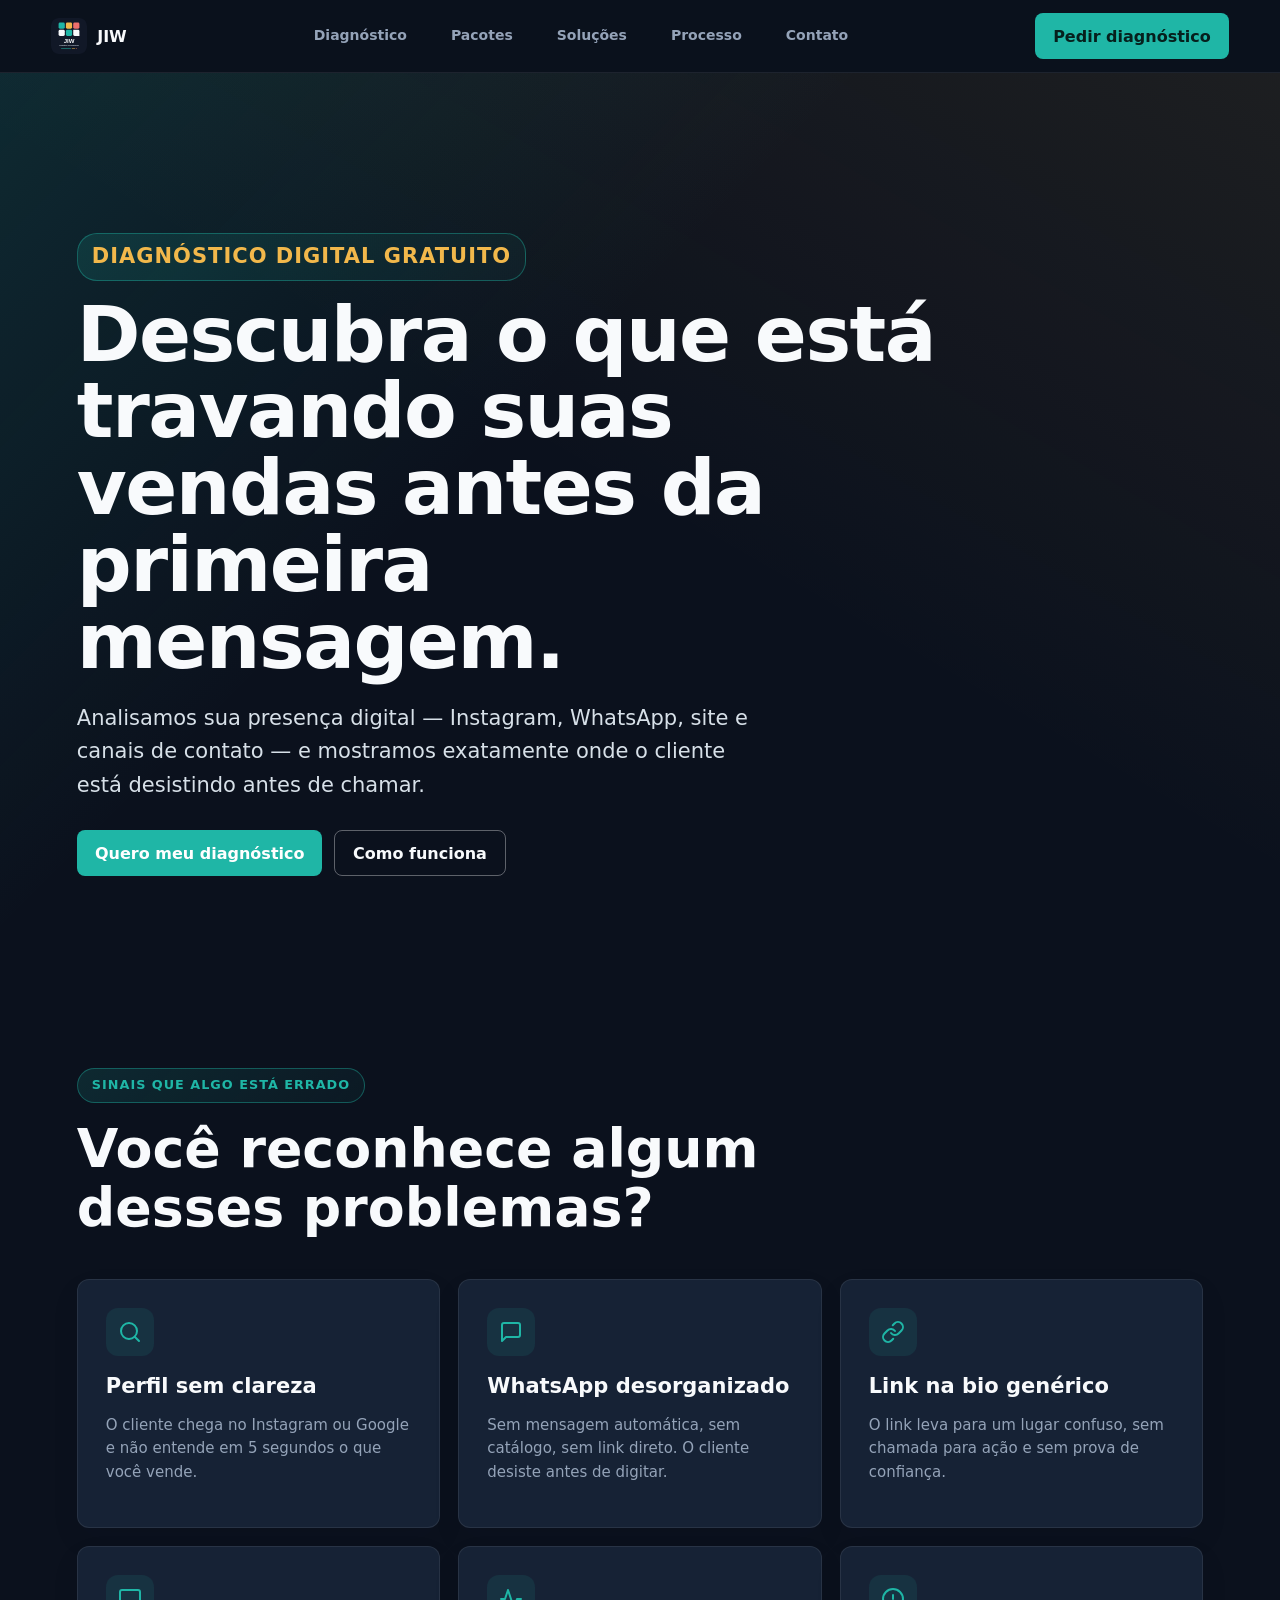
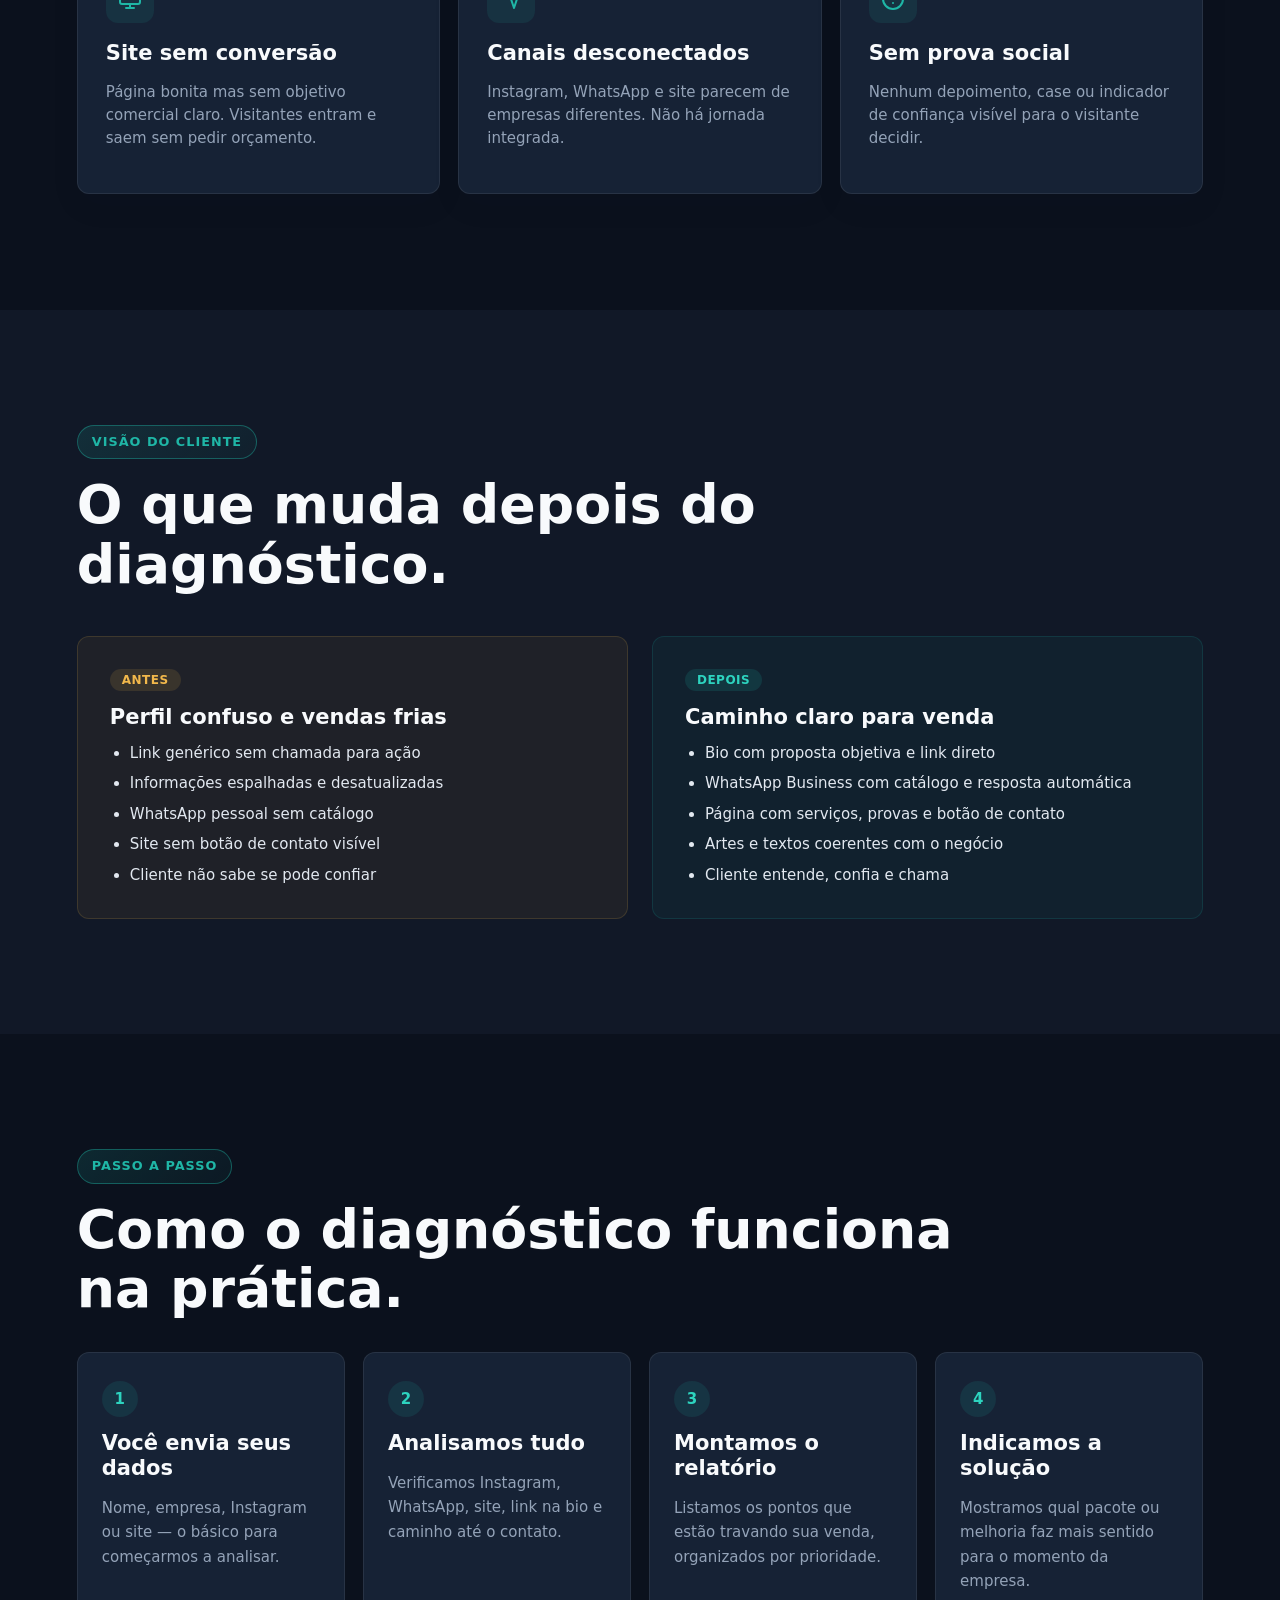
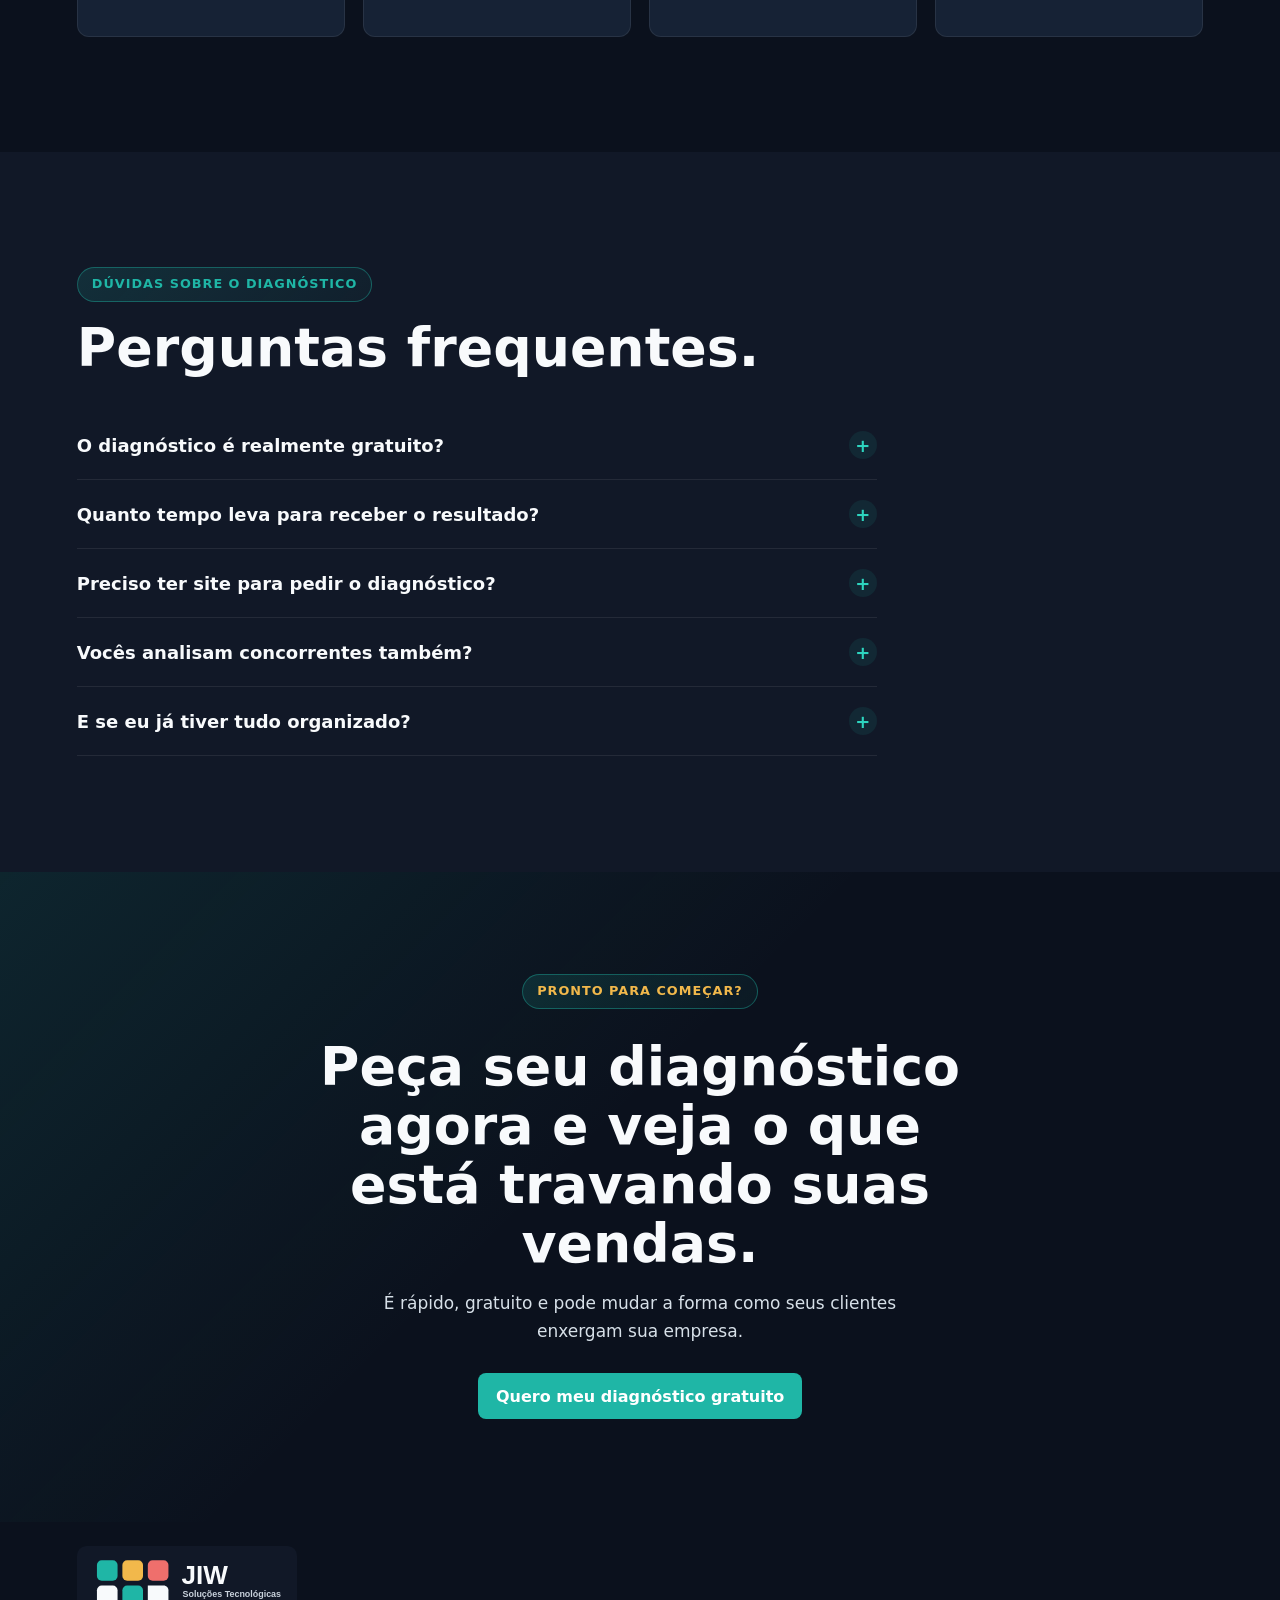
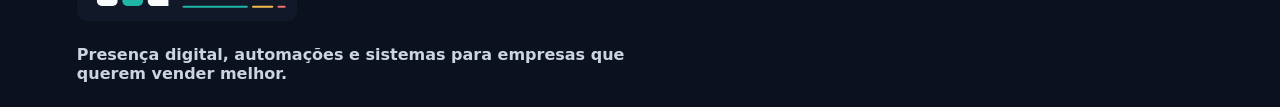
<file: diagnostico/index.html>
<!doctype html>
<html lang="pt-BR">
  <head>
    <meta charset="utf-8" />
    <meta name="viewport" content="width=device-width, initial-scale=1" />
    <title>Diagnóstico Digital | JIW Soluções Tecnológicas</title>
    <meta
      name="description"
      content="Descubra o que está travando suas vendas online. A JIW analisa sua presença digital e mostra os pontos de melhoria para sua empresa vender melhor."
    />
    <link rel="icon" type="image/svg+xml" href="../assets/jiw-mark.svg" />
    <link rel="shortcut icon" href="../assets/jiw-mark.svg" />
    <link rel="apple-touch-icon" href="../assets/jiw-mark.svg" />
    <link rel="stylesheet" href="../styles.css" />
    <style>
      /* ── Diagnóstico page specific styles ── */

      .diag-hero {
        position: relative;
        overflow: hidden;
        padding: clamp(100px, 14vw, 160px) clamp(18px, 6vw, 92px) clamp(48px, 6vw, 80px);
        color: var(--ink);
        background:
          linear-gradient(135deg, rgba(31, 182, 166, 0.15), transparent 40%),
          linear-gradient(30deg, transparent 50%, rgba(242, 184, 75, 0.08)),
          var(--paper);
      }

      .diag-hero .eyebrow { color: var(--amber); }

      .diag-hero h1 {
        max-width: 860px;
        margin: 0;
        font-size: clamp(36px, 6vw, 78px);
        line-height: 1;
        letter-spacing: -0.02em;
      }

      .diag-hero p {
        max-width: 680px;
        color: #d7e0e8;
        font-size: clamp(17px, 2vw, 21px);
        line-height: 1.6;
      }

      .diag-hero-actions {
        display: flex;
        flex-wrap: wrap;
        gap: 12px;
        margin-top: 28px;
      }

      /* ── Grid de problemas ── */
      .problems {
        display: grid;
        grid-template-columns: repeat(3, minmax(0, 1fr));
        gap: 18px;
        margin-top: 42px;
      }

      .problem-card {
        padding: 28px;
        border: 1px solid var(--line);
        border-radius: 12px;
        background: var(--white);
        box-shadow: 0 12px 32px rgba(15, 23, 42, 0.05);
        transition: transform 0.22s ease, box-shadow 0.22s ease;
      }

      .problem-card:hover {
        transform: translateY(-4px);
        box-shadow: 0 18px 44px rgba(15, 23, 42, 0.1);
      }

      .problem-icon {
        display: inline-flex;
        align-items: center;
        justify-content: center;
        width: 48px;
        height: 48px;
        margin-bottom: 18px;
        border-radius: 12px;
        color: var(--teal);
        background: rgba(31, 182, 166, 0.1);
      }

      .problem-card h3 {
        margin-bottom: 10px;
      }

      .problem-card p {
        font-size: 15px;
        line-height: 1.55;
        color: var(--muted);
      }

      /* ── Comparação antes/depois ── */
      .diag-compare {
        display: grid;
        grid-template-columns: 1fr 1fr;
        gap: 24px;
        margin-top: 42px;
      }

      .compare-panel {
        padding: 32px;
        border-radius: 12px;
        border: 1px solid var(--line);
      }

      .compare-panel.before {
        background: rgba(242, 184, 75, 0.06);
        border-color: rgba(242, 184, 75, 0.15);
      }

      .compare-panel.after {
        background: rgba(31, 182, 166, 0.06);
        border-color: rgba(31, 182, 166, 0.15);
      }

      .compare-panel .badge {
        display: inline-block;
        margin-bottom: 14px;
        padding: 4px 12px;
        border-radius: 20px;
        font-size: 12px;
        font-weight: 900;
        text-transform: uppercase;
        letter-spacing: 0.04em;
      }

      .compare-panel.before .badge {
        color: var(--amber);
        background: rgba(242, 184, 75, 0.12);
      }

      .compare-panel.after .badge {
        color: var(--teal-dark);
        background: rgba(31, 182, 166, 0.15);
      }

      .compare-panel h3 { margin-bottom: 12px; }

      .compare-panel ul {
        margin: 0;
        padding-left: 20px;
        display: grid;
        gap: 8px;
      }

      .compare-panel li {
        font-size: 15px;
        line-height: 1.5;
        color: var(--ink-soft);
      }

      /* ── Etapas do diagnóstico ── */
      .diag-steps-grid {
        display: grid;
        grid-template-columns: repeat(4, minmax(0, 1fr));
        gap: 18px;
        counter-reset: dstep;
      }

      .diag-step {
        position: relative;
        padding: 28px 24px;
        border: 1px solid var(--line);
        border-radius: 12px;
        background: var(--white);
        counter-increment: dstep;
        transition: transform 0.22s ease;
      }

      .diag-step:hover {
        transform: translateY(-3px);
      }

      .diag-step::before {
        content: counter(dstep);
        display: inline-flex;
        align-items: center;
        justify-content: center;
        width: 36px;
        height: 36px;
        margin-bottom: 14px;
        border-radius: 50%;
        color: var(--teal-dark);
        background: rgba(31, 182, 166, 0.12);
        font-size: 15px;
        font-weight: 900;
      }

      .diag-step h3 { margin-bottom: 10px; }

      .diag-step p {
        font-size: 15px;
        color: var(--muted);
      }

      /* ── FAQ diagnóstico ── */
      .diag-faq details {
        max-width: 800px;
        padding: 20px 0;
        border-bottom: 1px solid var(--line);
      }

      .diag-faq summary {
        color: var(--ink);
        font-size: 18px;
        font-weight: 850;
        cursor: pointer;
        list-style: none;
        display: flex;
        align-items: center;
        justify-content: space-between;
        gap: 12px;
      }

      .diag-faq summary::-webkit-details-marker { display: none; }

      .diag-faq summary::after {
        content: "+";
        flex-shrink: 0;
        width: 28px;
        height: 28px;
        display: flex;
        align-items: center;
        justify-content: center;
        border-radius: 50%;
        background: rgba(31, 182, 166, 0.1);
        color: var(--teal-dark);
        font-size: 18px;
        font-weight: 900;
        transition: transform 0.2s;
      }

      details[open] summary::after {
        content: "−";
        transform: rotate(180deg);
      }

      .diag-faq details p {
        margin-top: 10px;
        font-size: 16px;
      }

      /* ── CTA final ── */
      .diag-cta {
        display: flex;
        flex-direction: column;
        align-items: center;
        text-align: center;
        padding: clamp(64px, 8vw, 110px) clamp(18px, 6vw, 92px);
        color: var(--ink);
        background:
          linear-gradient(135deg, rgba(31, 182, 166, 0.12), transparent 45%),
          var(--paper);
      }

      .diag-cta h2 {
        color: var(--ink);
        max-width: 680px;
      }

      .diag-cta p {
        color: #d7e0e8;
        max-width: 540px;
        margin-bottom: 28px;
      }

      /* ── Responsivo ── */
      @media (max-width: 1020px) {
        .problems {
          grid-template-columns: repeat(2, minmax(0, 1fr));
        }
        .diag-steps-grid {
          grid-template-columns: repeat(2, minmax(0, 1fr));
        }
      }

      @media (max-width: 700px) {
        .problems,
        .diag-compare,
        .diag-steps-grid {
          grid-template-columns: 1fr;
        }
        .diag-hero-actions {
          flex-direction: column;
          align-items: stretch;
        }
        .diag-hero-actions .button {
          width: 100%;
        }
      }
    </style>
  </head>
  <body>
    <header class="topbar">
      <a class="brand" href="../" aria-label="Ir para o início">
        <img src="../assets/jiw-mark.svg" alt="" />
        <span>JIW</span>
      </a>
      <nav class="nav" aria-label="Navegação principal">
        <a href="../#diagnostico">Diagnóstico</a>
        <a href="../#pacotes">Pacotes</a>
        <a href="../#solucoes">Soluções</a>
        <a href="../#processo">Processo</a>
        <a href="../#contato">Contato</a>
      </nav>
      <a class="nav-cta" href="../#contato">Pedir diagnóstico</a>
    </header>

    <main>
      <!-- ── Hero ── -->
      <section class="diag-hero">
        <p class="eyebrow">Diagnóstico digital gratuito</p>
        <h1>Descubra o que está travando suas vendas antes da primeira mensagem.</h1>
        <p>
          Analisamos sua presença digital — Instagram, WhatsApp, site e canais de contato —
          e mostramos exatamente onde o cliente está desistindo antes de chamar.
        </p>
        <div class="diag-hero-actions">
          <a class="button primary" href="../#contato">Quero meu diagnóstico</a>
          <a class="button secondary" href="#como-funciona">Como funciona</a>
        </div>
      </section>

      <!-- ── Problemas comuns ── -->
      <section class="section" id="problemas">
        <div class="section-head">
          <p class="eyebrow">Sinais que algo está errado</p>
          <h2>Você reconhece algum desses problemas?</h2>
        </div>

        <div class="problems">
          <article class="problem-card">
            <div class="problem-icon">
              <svg width="24" height="24" viewBox="0 0 24 24" fill="none" stroke="currentColor" stroke-width="2" stroke-linecap="round" stroke-linejoin="round"><circle cx="11" cy="11" r="8"/><path d="m21 21-4.3-4.3"/></svg>
            </div>
            <h3>Perfil sem clareza</h3>
            <p>O cliente chega no Instagram ou Google e não entende em 5 segundos o que você vende.</p>
          </article>

          <article class="problem-card">
            <div class="problem-icon">
              <svg width="24" height="24" viewBox="0 0 24 24" fill="none" stroke="currentColor" stroke-width="2" stroke-linecap="round" stroke-linejoin="round"><path d="M21 15a2 2 0 0 1-2 2H7l-4 4V5a2 2 0 0 1 2-2h14a2 2 0 0 1 2 2z"/></svg>
            </div>
            <h3>WhatsApp desorganizado</h3>
            <p>Sem mensagem automática, sem catálogo, sem link direto. O cliente desiste antes de digitar.</p>
          </article>

          <article class="problem-card">
            <div class="problem-icon">
              <svg width="24" height="24" viewBox="0 0 24 24" fill="none" stroke="currentColor" stroke-width="2" stroke-linecap="round" stroke-linejoin="round"><path d="M10 13a5 5 0 0 0 7.54.54l3-3a5 5 0 0 0-7.07-7.07l-1.72 1.71"/><path d="M14 11a5 5 0 0 0-7.54-.54l-3 3a5 5 0 0 0 7.07 7.07l1.71-1.71"/></svg>
            </div>
            <h3>Link na bio genérico</h3>
            <p>O link leva para um lugar confuso, sem chamada para ação e sem prova de confiança.</p>
          </article>

          <article class="problem-card">
            <div class="problem-icon">
              <svg width="24" height="24" viewBox="0 0 24 24" fill="none" stroke="currentColor" stroke-width="2" stroke-linecap="round" stroke-linejoin="round"><rect x="2" y="3" width="20" height="14" rx="2" ry="2"/><line x1="8" y1="21" x2="16" y2="21"/><line x1="12" y1="17" x2="12" y2="21"/></svg>
            </div>
            <h3>Site sem conversão</h3>
            <p>Página bonita mas sem objetivo comercial claro. Visitantes entram e saem sem pedir orçamento.</p>
          </article>

          <article class="problem-card">
            <div class="problem-icon">
              <svg width="24" height="24" viewBox="0 0 24 24" fill="none" stroke="currentColor" stroke-width="2" stroke-linecap="round" stroke-linejoin="round"><polyline points="22 12 18 12 15 21 9 3 6 12 2 12"/></svg>
            </div>
            <h3>Canais desconectados</h3>
            <p>Instagram, WhatsApp e site parecem de empresas diferentes. Não há jornada integrada.</p>
          </article>

          <article class="problem-card">
            <div class="problem-icon">
              <svg width="24" height="24" viewBox="0 0 24 24" fill="none" stroke="currentColor" stroke-width="2" stroke-linecap="round" stroke-linejoin="round"><circle cx="12" cy="12" r="10"/><line x1="12" y1="8" x2="12" y2="12"/><line x1="12" y1="16" x2="12.01" y2="16"/></svg>
            </div>
            <h3>Sem prova social</h3>
            <p>Nenhum depoimento, case ou indicador de confiança visível para o visitante decidir.</p>
          </article>
        </div>
      </section>

      <!-- ── Antes e Depois ── -->
      <section class="section muted">
        <div class="section-head">
          <p class="eyebrow">Visão do cliente</p>
          <h2>O que muda depois do diagnóstico.</h2>
        </div>

        <div class="diag-compare">
          <div class="compare-panel before">
            <span class="badge">Antes</span>
            <h3>Perfil confuso e vendas frias</h3>
            <ul>
              <li>Link genérico sem chamada para ação</li>
              <li>Informações espalhadas e desatualizadas</li>
              <li>WhatsApp pessoal sem catálogo</li>
              <li>Site sem botão de contato visível</li>
              <li>Cliente não sabe se pode confiar</li>
            </ul>
          </div>
          <div class="compare-panel after">
            <span class="badge">Depois</span>
            <h3>Caminho claro para venda</h3>
            <ul>
              <li>Bio com proposta objetiva e link direto</li>
              <li>WhatsApp Business com catálogo e resposta automática</li>
              <li>Página com serviços, provas e botão de contato</li>
              <li>Artes e textos coerentes com o negócio</li>
              <li>Cliente entende, confia e chama</li>
            </ul>
          </div>
        </div>
      </section>

      <!-- ── Como funciona ── -->
      <section class="section" id="como-funciona">
        <div class="section-head">
          <p class="eyebrow">Passo a passo</p>
          <h2>Como o diagnóstico funciona na prática.</h2>
        </div>

        <div class="diag-steps-grid">
          <article class="diag-step">
            <h3>Você envia seus dados</h3>
            <p>Nome, empresa, Instagram ou site — o básico para começarmos a analisar.</p>
          </article>

          <article class="diag-step">
            <h3>Analisamos tudo</h3>
            <p>Verificamos Instagram, WhatsApp, site, link na bio e caminho até o contato.</p>
          </article>

          <article class="diag-step">
            <h3>Montamos o relatório</h3>
            <p>Listamos os pontos que estão travando sua venda, organizados por prioridade.</p>
          </article>

          <article class="diag-step">
            <h3>Indicamos a solução</h3>
            <p>Mostramos qual pacote ou melhoria faz mais sentido para o momento da empresa.</p>
          </article>
        </div>
      </section>

      <!-- ── FAQ ── -->
      <section class="section muted diag-faq">
        <div class="section-head">
          <p class="eyebrow">Dúvidas sobre o diagnóstico</p>
          <h2>Perguntas frequentes.</h2>
        </div>

        <details>
          <summary>O diagnóstico é realmente gratuito?</summary>
          <p>Sim. Analisamos sua presença digital sem custo. Você só investe se quiser que executemos as melhorias.</p>
        </details>
        <details>
          <summary>Quanto tempo leva para receber o resultado?</summary>
          <p>Normalmente entre 24 e 48 horas após o envio dos dados pelo formulário.</p>
        </details>
        <details>
          <summary>Preciso ter site para pedir o diagnóstico?</summary>
          <p>Não. Analisamos o que você já tem — pode ser só Instagram e WhatsApp.</p>
        </details>
        <details>
          <summary>Vocês analisam concorrentes também?</summary>
          <p>Fazemos uma comparação rápida com o mercado local para identificar diferenciais e oportunidades.</p>
        </details>
        <details>
          <summary>E se eu já tiver tudo organizado?</summary>
          <p>Ótimo. Nesse caso, o diagnóstico vai indicar melhorias avançadas como automações, sistemas e escala.</p>
        </details>
      </section>

      <!-- ── CTA final ── -->
      <section class="diag-cta">
        <p class="eyebrow" style="color: var(--amber);">Pronto para começar?</p>
        <h2>Peça seu diagnóstico agora e veja o que está travando suas vendas.</h2>
        <p>É rápido, gratuito e pode mudar a forma como seus clientes enxergam sua empresa.</p>
        <a class="button primary" href="../#contato">Quero meu diagnóstico gratuito</a>
      </section>
    </main>

    <footer class="footer">
      <img src="../assets/jiw-logo.svg" alt="JIW Soluções Tecnológicas" />
      <span>Presença digital, automações e sistemas para empresas que querem vender melhor.</span>
    </footer>
  </body>
</html>
</file>
<file: styles.css>
:root {
  --ink: #f8fafc;
  --ink-soft: #e2e8f0;
  --muted: #94a3b8;
  --slate: #94a3b8;
  --text: #cbd5e1;
  --paper: #0b111d;
  --line: rgba(255, 255, 255, 0.08);
  --white: #162235;
  --teal: #1fb6a6;
  --teal-dark: #2dd4bf;
  --teal-light: #7ce9dd;
  --amber: #f2b84b;
  --coral: #ef6f6c;
  --divider-line: rgba(31, 182, 166, 0.58);
  --divider-glow: rgba(31, 182, 166, 0.16);
  --shadow: 0 24px 70px rgba(0, 0, 0, 0.45);
}

* {
  box-sizing: border-box;
}

html {
  scroll-behavior: smooth;
}

body {
  margin: 0;
  color: var(--ink);
  background: var(--paper);
  font-family:
    Inter, ui-sans-serif, system-ui, -apple-system, BlinkMacSystemFont, "Segoe UI",
    sans-serif;
  letter-spacing: 0;
}

a {
  color: inherit;
  text-decoration: none;
}

img {
  display: block;
  max-width: 100%;
}

.topbar {
  position: sticky;
  top: 0;
  z-index: 20;
  display: flex;
  align-items: center;
  justify-content: space-between;
  gap: 22px;
  padding: 13px clamp(18px, 4vw, 58px);
  background: rgba(11, 17, 29, 0.94);
  border-bottom: 1px solid var(--line);
  backdrop-filter: blur(18px);
}

.brand {
  display: inline-flex;
  align-items: center;
  gap: 10px;
  font-weight: 900;
}

.brand img {
  width: 36px;
  height: 36px;
  border-radius: 8px;
}

.nav {
  display: flex;
  align-items: center;
  gap: 20px;
  color: var(--muted);
  font-size: 14px;
  font-weight: 760;
}

.nav a {
  padding: 9px 12px 10px;
  line-height: 1.25;
  border-radius: 999px;
  color: var(--muted);
  transition:
    color 220ms ease,
    background-color 220ms ease,
    box-shadow 220ms ease,
    transform 220ms ease;
  animation: nav-link-tone 6.5s ease-in-out infinite alternate;
}

.nav a.active {
  color: var(--ink);
  background: rgba(15, 45, 55, 0.32);
  box-shadow: inset 0 0 0 1px rgba(31, 182, 166, 0.14);
  animation: none;
}

.nav a:hover {
  color: var(--ink);
  background: rgba(15, 45, 55, 0.22);
  box-shadow: inset 0 0 0 1px rgba(31, 182, 166, 0.22);
  transform: translateY(-1px);
  animation: none;
}

.nav-cta,
.button {
  display: inline-flex;
  align-items: center;
  justify-content: center;
  min-height: 46px;
  padding: 12px 18px;
  border-radius: 8px;
  border: 0;
  font: inherit;
  font-weight: 860;
  cursor: pointer;
}

.nav-cta {
  color: #06201d;
  background: var(--teal);
}

@keyframes nav-link-tone {
  0% {
    color: #8d9db0;
  }

  100% {
    color: #4a7b7d;
  }
}

@media (prefers-reduced-motion: reduce) {
  .nav a {
    animation: none;
  }
}

.hero {
  position: relative;
  display: grid;
  align-content: start;
  min-height: calc(100vh - 64px);
  overflow: hidden;
  padding: clamp(22px, 3vw, 56px) clamp(18px, 6vw, 92px) clamp(32px, 5vw, 54px);
  color: var(--ink);
  background:
    linear-gradient(135deg, rgba(31, 182, 166, 0.23), transparent 34%),
    linear-gradient(30deg, transparent 56%, rgba(242, 184, 75, 0.16)),
    var(--paper);
}

.hero::after {
  position: absolute;
  right: clamp(18px, 6vw, 92px);
  bottom: 0;
  left: clamp(18px, 6vw, 92px);
  height: 1px;
  background: linear-gradient(90deg, transparent, var(--divider-line), transparent);
  content: "";
}

.hero-bg {
  position: absolute;
  top: clamp(56px, 8vw, 96px);
  right: clamp(20px, 7vw, 110px);
  display: grid;
  grid-template-columns: repeat(3, 112px);
  gap: 16px;
  opacity: 0.72;
}

.brand-tile {
  width: 112px;
  height: 112px;
  border-radius: 24px;
}

.brand-tile.teal {
  background: var(--teal);
}

.brand-tile.amber {
  background: var(--amber);
}

.brand-tile.coral {
  background: var(--coral);
}

.brand-tile.white {
  background: #f8fafc;
}

.brand-tile.second {
  background: rgba(31, 182, 166, 0.82);
}

.brand-tile.cut {
  border-top-right-radius: 0;
}

.hero-content {
  position: relative;
  z-index: 1;
  max-width: 960px;
  text-align: left;
}

.eyebrow {
  display: inline-block;
  margin: 0 0 16px;
  padding: 6px 14px;
  color: var(--teal);
  font-size: 0.8rem;
  font-weight: 800;
  letter-spacing: 1px;
  text-transform: uppercase;
  border: 1px solid rgba(31, 182, 166, 0.4);
  border-radius: 20px;
  background: linear-gradient(135deg, rgba(31, 182, 166, 0.15), rgba(31, 182, 166, 0.05));
}

h1,
h2,
h3,
p,
li,
summary {
  overflow-wrap: anywhere;
}

h1 {
  max-width: 980px;
  margin: 0;
  font-size: clamp(40px, 6.2vw, 88px);
  line-height: 0.9;
  letter-spacing: 0;
}

h2 {
  margin: 0;
  color: var(--ink);
  font-size: clamp(31px, 4.2vw, 58px);
  line-height: 1.1;
  letter-spacing: 0;
}

h3 {
  margin: 0;
  color: var(--ink);
  font-size: 21px;
  line-height: 1.18;
  letter-spacing: 0;
}

p,
li {
  color: var(--muted);
  font-size: 17px;
  line-height: 1.62;
}

.hero-text {
  max-width: 740px;
  color: #d7e0e8;
  font-size: clamp(18px, 2vw, 23px);
}

.premium-badge {
  display: inline-block;
  padding: 6px 14px;
  background: linear-gradient(135deg, rgba(31, 182, 166, 0.15), rgba(31, 182, 166, 0.05));
  border: 1px solid rgba(31, 182, 166, 0.4);
  border-radius: 20px;
  color: var(--teal);
  font-size: 0.8rem;
  font-weight: 800;
  text-transform: uppercase;
  letter-spacing: 1px;
  margin-bottom: 16px;
}

.gradient-text {
  background: linear-gradient(135deg, var(--ink) 0%, var(--muted) 100%);
  background-clip: text;
  -webkit-background-clip: text;
  -webkit-text-fill-color: transparent;
  display: inline-block;
  padding-bottom: 0.08em;
}

.hero-actions {
  display: flex;
  flex-wrap: wrap;
  gap: 12px;
  margin-top: 24px;
}

.button.primary {
  color: #ffffff;
  background: var(--teal);
}

.button.secondary {
  color: var(--ink);
  border: 1px solid rgba(248, 250, 252, 0.35);
  background: transparent;
}

.button.outline {
  color: var(--ink);
  border: 1px solid var(--line);
  background: var(--white);
}

.hero-proof {
  position: relative;
  z-index: 1;
  display: flex;
  flex-wrap: wrap;
  justify-content: center;
  gap: 16px;
  max-width: 980px;
  margin-top: clamp(24px, 4vw, 52px);
  margin-inline: auto;
  padding: 0;
  border: 0;
  border-radius: 0;
  overflow: visible;
  background: transparent;
}

.hero-proof div {
  position: relative;
  flex: 1 1 210px;
  max-width: 280px;
  padding: 18px 16px 16px;
  border: 1px solid rgba(31, 182, 166, 0.24);
  border-radius: 22px;
  background:
    linear-gradient(180deg, rgba(31, 182, 166, 0.1), rgba(31, 182, 166, 0.03)),
    rgba(17, 24, 39, 0.38);
  box-shadow: 0 18px 36px rgba(0, 0, 0, 0.14);
  text-align: center;
}

.hero-proof div::before,
.hero-proof div::after {
  position: absolute;
  top: 0;
  z-index: 2;
  width: 5px;
  height: 5px;
  border-radius: 999px;
  background: var(--teal-dark);
  opacity: 0;
  pointer-events: none;
  content: "";
}

.hero-proof div::before {
  left: 22px;
  box-shadow:
    18px -2px 0 rgba(45, 212, 191, 0.54),
    42px 4px 0 rgba(248, 250, 252, 0.32),
    66px -1px 0 rgba(242, 184, 75, 0.36);
}

.hero-proof div::after {
  right: 22px;
  width: 4px;
  height: 4px;
  background: var(--amber);
  box-shadow:
    -18px 3px 0 rgba(242, 184, 75, 0.38),
    -42px -1px 0 rgba(45, 212, 191, 0.42),
    -64px 5px 0 rgba(248, 250, 252, 0.26);
}

.hero-proof strong {
  position: relative;
  z-index: 1;
  display: block;
  color: var(--teal-dark);
  font-size: clamp(22px, 2.7vw, 30px);
  line-height: 1;
  letter-spacing: -0.02em;
}

.hero-proof span {
  position: relative;
  z-index: 1;
  display: block;
  margin-top: 8px;
  color: #d7e0e8;
  font-weight: 720;
  font-size: 15px;
  line-height: 1.45;
}

.hero-proof div {
  transition: transform 220ms cubic-bezier(.2,.9,.2,1), background 220ms ease, border-color 220ms ease, box-shadow 220ms ease;
}
.hero-proof div:hover {
  transform: translateY(-6px);
  border-color: rgba(31, 182, 166, 0.42);
  background:
    linear-gradient(180deg, rgba(31, 182, 166, 0.16), rgba(31, 182, 166, 0.05)),
    rgba(17, 24, 39, 0.5);
  box-shadow: 0 24px 40px rgba(0, 0, 0, 0.18);
}

.hero-proof div:hover::before {
  animation: proof-spark-left 620ms ease-out forwards;
}

.hero-proof div:hover::after {
  animation: proof-spark-right 700ms ease-out forwards;
}

@keyframes proof-spark-left {
  0% {
    opacity: 0;
    transform: translateY(2px) scale(0.72);
  }

  30% {
    opacity: 0.9;
  }

  100% {
    opacity: 0;
    transform: translate(-10px, -18px) scale(1.04);
  }
}

@keyframes proof-spark-right {
  0% {
    opacity: 0;
    transform: translateY(2px) scale(0.68);
  }

  34% {
    opacity: 0.82;
  }

  100% {
    opacity: 0;
    transform: translate(10px, -20px) scale(1.08);
  }
}

@media (prefers-reduced-motion: reduce) {
  .hero-proof div:hover::before,
  .hero-proof div:hover::after {
    animation: none;
  }
}

.hero-proof div:nth-child(1) strong {
  color: var(--teal-dark);
}

.hero-proof div:nth-child(2) strong {
  color: var(--teal-dark);
}

.hero-proof div:nth-child(3) strong {
  color: var(--teal-dark);
}

.hero-proof div:nth-child(1) {
  border-color: rgba(31, 182, 166, 0.24);
}

.hero-proof div:nth-child(2) {
  border-color: rgba(31, 182, 166, 0.24);
}

.hero-proof div:nth-child(3) {
  border-color: rgba(31, 182, 166, 0.24);
}

@media (max-width: 700px) {
  .hero-proof div {
    max-width: none;
    flex-basis: 100%;
    text-align: left;
  }
}

.section {
  padding: clamp(66px, 9vw, 118px) clamp(18px, 6vw, 92px);
  background: var(--paper);
}

#diagnostico {
  position: relative;
}

#diagnostico::before {
  position: absolute;
  top: 0;
  left: clamp(18px, 6vw, 92px);
  right: clamp(18px, 6vw, 92px);
  height: 1px;
  background: linear-gradient(90deg, transparent, var(--divider-line), transparent);
  content: "";
}

.section.muted {
  background: #111827;
}

.section.split {
  display: grid;
  grid-template-columns: minmax(0, 0.88fr) minmax(320px, 1fr);
  gap: clamp(28px, 5vw, 72px);
  align-items: center;
}

.section-head,
.section-copy {
  max-width: 900px;
}

.section-head {
  margin-bottom: 34px;
}

.premium-sticky {
  position: sticky;
  top: 120px;
  align-self: start;
}

.premium-bullets {
  display: grid;
  gap: 8px;
  margin: 32px 0 0;
  padding: 0;
  list-style: none;
}

.premium-bullets li {
  position: relative;
  display: flex;
  align-items: flex-start;
  gap: 14px;
  padding: 18px 0 18px 18px;
  border-bottom: 1px solid rgba(148, 163, 184, 0.14);
  color: var(--text);
  transition: transform 220ms cubic-bezier(0.2, 0.8, 0.2, 1), border-color 220ms ease, background 220ms ease;
}

.premium-bullets li::before {
  position: absolute;
  top: 18px;
  bottom: 18px;
  left: 0;
  width: 3px;
  border-radius: 999px;
  background: linear-gradient(180deg, var(--teal), rgba(31, 182, 166, 0.35));
  content: "";
}

.premium-bullets li:last-child {
  border-bottom: none;
}

.premium-bullets .bullet-glow {
  flex: 0 0 46px;
  min-width: 46px;
  height: 28px;
  margin-top: 2px;
  border-radius: 999px;
  border: 1px solid rgba(31, 182, 166, 0.22);
  background: rgba(31, 182, 166, 0.08);
  color: var(--teal);
  font-size: 18px;
  font-weight: 800;
  letter-spacing: 0;
  box-shadow: none;
  display: inline-flex;
  align-items: center;
  justify-content: center;
}

.premium-bullets strong {
  display: block;
  margin-bottom: 4px;
  color: var(--ink);
  font-size: 1.02rem;
}

.premium-bullets span:not(.bullet-glow) {
  line-height: 1.55;
}

.premium-bullets li,
.premium-bullets strong,
.premium-bullets span:not(.bullet-glow) {
  overflow-wrap: normal;
  word-break: normal;
}

.premium-bullets li:hover {
  transform: translateX(2px);
  background: rgba(31, 182, 166, 0.03);
  border-bottom-color: rgba(31, 182, 166, 0.28);
}

.check-list {
  display: grid;
  gap: 10px;
  margin: 26px 0 0;
  padding: 0;
  list-style: none;
}

.check-list li {
  position: relative;
  padding-left: 30px;
}

.check-list li::before {
  position: absolute;
  left: 0;
  top: 9px;
  width: 12px;
  height: 12px;
  border-radius: 3px;
  background: var(--teal);
  content: "";
}

.comparison {
  display: grid;
  grid-template-columns: repeat(2, minmax(0, 1fr));
  gap: 16px;
}

.view,
.price-card,
.steps article {
  border: 1px solid var(--line);
  border-radius: 8px;
  background: var(--white);
  box-shadow: 0 16px 38px rgba(15, 23, 42, 0.06);
}

.view {
  padding: 24px;
}

.view span,
.steps span,
.price-card p {
  display: inline-flex;
  margin-bottom: 14px;
  color: var(--teal-dark);
  font-size: 13px;
  font-weight: 900;
  text-transform: uppercase;
}

.view.before span {
  color: #b45309;
}

.view.after {
  border-color: rgba(31, 182, 166, 0.55);
}

.mini-screen {
  display: grid;
  gap: 10px;
  margin-top: 20px;
  padding: 16px;
  border-radius: 8px;
  background: var(--paper);
}

.mini-screen div {
  height: 18px;
  border-radius: 5px;
  background: #cbd5e1;
}

.view.after .mini-screen div:nth-child(1) {
  background: var(--teal);
}

.view.after .mini-screen div:nth-child(2) {
  background: var(--amber);
}

.view.after .mini-screen div:nth-child(3) {
  background: var(--ink);
}

.pricing {
  display: grid;
  grid-template-columns: repeat(3, minmax(0, 1fr));
  gap: 18px;
}

.price-card {
  display: flex;
  flex-direction: column;
  padding: 28px;
}

.price-card.featured {
  color: #ffffff;
  border: 1px solid rgba(31, 182, 166, 0.4);
  background: linear-gradient(135deg, #162235 0%, #0b111d 100%);
  box-shadow: 0 20px 50px rgba(31, 182, 166, 0.15);
}

.price-card.featured h3,
.price-card.featured li {
  color: #ffffff;
}

.price-card.featured p {
  color: var(--amber);
}

.price-card strong {
  display: block;
  margin: 20px 0;
  color: var(--ink);
  font-size: 48px;
  line-height: 1;
}

.price-card.featured strong {
  color: var(--amber);
}

.price-card ul {
  display: grid;
  gap: 10px;
  margin: 0 0 28px;
  padding-left: 18px;
}

.price-card .button {
  margin-top: auto;
}

.steps {
  display: grid;
  grid-template-columns: repeat(4, minmax(0, 1fr));
  gap: 16px;
}

.steps article {
  padding: 24px;
}

.client-grid {
  display: grid;
  grid-template-columns: repeat(2, minmax(0, 1fr));
  gap: 16px;
}

.client-card {
  position: relative;
  overflow: hidden;
  display: flex;
  align-items: center;
  justify-content: center;
  min-height: 118px;
  padding: 26px;
  border: 1px solid rgba(31, 182, 166, 0.18);
  border-radius: 14px;
  background:
    linear-gradient(135deg, rgba(31, 182, 166, 0.1), transparent 48%),
    var(--white);
  box-shadow: 0 16px 32px rgba(0, 0, 0, 0.16);
  transition:
    border-color 0.3s ease,
    box-shadow 0.3s ease,
    transform 0.3s ease;
}

.client-card::before {
  position: absolute;
  top: 18px;
  right: 18px;
  width: 10px;
  height: 10px;
  border-radius: 999px;
  background: var(--teal);
  box-shadow: 0 0 18px rgba(31, 182, 166, 0.6);
  content: "";
}

.client-card > span,
.client-wordmark {
  color: var(--ink);
  font-size: clamp(20px, 2vw, 28px);
  font-weight: 900;
  line-height: 1.12;
}

.client-card img {
  position: relative;
  z-index: 1;
  display: block;
  max-width: min(190px, 82%);
  max-height: 54px;
  object-fit: contain;
  filter: saturate(0.92) contrast(1.04);
}

.client-card img.client-emblem {
  max-width: 42px;
  max-height: 42px;
  margin-right: 12px;
  border-radius: 10px;
}

.client-fallback {
  display: none;
}

.client-wordmark {
  position: relative;
  z-index: 1;
  display: grid;
  gap: 4px;
  text-align: center;
}

.renix-mark {
  grid-template-columns: auto auto;
  gap: 8px;
  color: var(--ink);
  font-size: clamp(25px, 2.4vw, 34px);
  letter-spacing: 0.06em;
}

.renix-mark span:first-child {
  color: var(--teal-dark);
}

.transamerica-mark span {
  color: var(--teal-dark);
  font-size: 13px;
  font-weight: 850;
  letter-spacing: 0.12em;
  text-transform: uppercase;
}

.transamerica-mark strong {
  color: var(--ink);
  font-size: clamp(22px, 2.2vw, 31px);
  line-height: 1;
}

.universo-mark strong {
  color: var(--ink);
  font-size: clamp(21px, 2vw, 28px);
  line-height: 1.05;
}

.brand-comfort {
  background:
    linear-gradient(135deg, rgba(248, 250, 252, 0.09), rgba(31, 182, 166, 0.05)),
    var(--white);
}

.brand-universo {
  background:
    linear-gradient(135deg, rgba(248, 250, 252, 0.11), rgba(242, 184, 75, 0.05)),
    var(--white);
}

.client-card:hover {
  transform: translateY(-6px);
  border-color: rgba(31, 182, 166, 0.42);
  box-shadow: 0 24px 44px rgba(31, 182, 166, 0.12);
}

.client-card:nth-child(2)::before {
  background: var(--amber);
  box-shadow: 0 0 18px rgba(242, 184, 75, 0.52);
}

.client-card:nth-child(3)::before {
  background: var(--coral);
  box-shadow: 0 0 18px rgba(239, 111, 108, 0.48);
}

.faq {
  position: relative;
  z-index: 10;
  padding-top: clamp(42px, 5vw, 72px);
  padding-bottom: clamp(210px, 18vw, 280px);
}

.faq details {
  max-width: 960px;
  padding: 22px 0;
  border-bottom: 1px solid var(--line);
}

.faq summary {
  color: var(--ink);
  font-size: 20px;
  font-weight: 850;
  cursor: pointer;
}

.contact {
  display: grid;
  grid-template-columns: minmax(0, 0.85fr) minmax(320px, 0.75fr);
  gap: clamp(28px, 5vw, 76px);
  align-items: start;
  color: #f8fafc;
  background: #111827;
}

.contact h2,
.contact p {
  color: #f8fafc;
}

.contact-copy p:not(.eyebrow) {
  color: #d7e0e8;
}

.lead-form {
  display: grid;
  gap: 14px;
  padding: 26px;
  border: 1px solid rgba(248, 250, 252, 0.14);
  border-radius: 8px;
  background: rgba(248, 250, 252, 0.08);
}

label {
  display: grid;
  gap: 8px;
  color: #ffffff;
  font-size: 14px;
  font-weight: 780;
}

input,
select {
  min-height: 48px;
  width: 100%;
  border: 1px solid rgba(248, 250, 252, 0.18);
  border-radius: 8px;
  padding: 12px 13px;
  color: var(--ink);
  background: rgba(17, 24, 39, 0.82);
  font: inherit;
}

select {
  color-scheme: dark;
}

.form-note {
  margin: 0;
  color: #aebbcc;
  font-size: 13px;
}

.form-note code {
  color: var(--amber);
}

.footer {
  display: grid;
  gap: 24px;
  padding: 24px clamp(18px, 6vw, 92px);
  background: #0b111d;
  color: #cbd5e1;
}

.footer-main {
  display: flex;
  align-items: center;
  justify-content: space-between;
  gap: 24px;
}

.footer img {
  width: 220px;
  border-radius: 8px;
}

.footer span {
  max-width: 620px;
  color: #cbd5e1;
  font-weight: 650;
}

.footer-rights {
  margin: 0;
  padding-top: 18px;
  border-top: 1px solid var(--line);
  color: var(--muted);
  font-size: 14px;
  text-align: center;
}

@media (max-width: 1020px) {
  .nav {
    display: none;
  }

  .premium-sticky {
    position: static;
    top: auto;
    align-self: auto;
  }

  .section.split,
  .contact {
    grid-template-columns: 1fr;
  }

  .pricing,
  .steps {
    grid-template-columns: repeat(2, minmax(0, 1fr));
  }

  .hero-bg {
    opacity: 0.24;
  }
}

@media (max-width: 700px) {
  .hero {
    min-height: auto;
  }

  .hero-bg {
    right: -72px;
    grid-template-columns: repeat(3, 86px);
    gap: 12px;
  }

  .brand-tile {
    width: 86px;
    height: 86px;
    border-radius: 18px;
  }

  .hero-proof,
  .comparison,
  .pricing,
  .steps,
  .client-grid {
    grid-template-columns: 1fr;
  }

  .hero-actions,
  .footer,
  .footer-main {
    align-items: stretch;
    flex-direction: column;
  }

  .button,
  .nav-cta {
    width: 100%;
  }
}

/* Anima��es e Hover Efeitos */

.reveal {
  opacity: 0;
  transform: translateY(40px);
  transition: opacity 0.8s cubic-bezier(0.2, 0.8, 0.2, 1), transform 0.8s cubic-bezier(0.2, 0.8, 0.2, 1);
}

.reveal.visible {
  opacity: 1;
  transform: translateY(0);
}

/* Frufru nos bot�es */
.button {
  transition: transform 0.3s cubic-bezier(0.2, 0.8, 0.2, 1), box-shadow 0.3s ease, background 0.3s ease;
}

.button:hover {
  transform: translateY(-4px) scale(1.02);
  box-shadow: 0 12px 24px rgba(31, 182, 166, 0.35);
}

.button.secondary:hover, .button.outline:hover {
  box-shadow: 0 12px 24px rgba(15, 23, 42, 0.15);
}

/* Frufru na comparison */
/* === Efeitos Frufru Premium === */

.frufru-hidden {
  opacity: 0;
  transform: translateY(35px) scale(0.97);
  filter: blur(4px);
  transition: all 0.7s cubic-bezier(0.2, 0.8, 0.2, 1);
}

.frufru-visible {
  opacity: 1;
  transform: translateY(0) scale(1);
  filter: blur(0);
}

/* Atrasos em cascata para elementos do Hero e Cards */
.hero-proof div:nth-child(1), .steps article:nth-child(1) { transition-delay: 50ms; }
.hero-proof div:nth-child(2), .steps article:nth-child(2) { transition-delay: 150ms; }
.hero-proof div:nth-child(3), .steps article:nth-child(3) { transition-delay: 250ms; }
.steps article:nth-child(4) { transition-delay: 350ms; }

/* Efeitos intensos de hover */
.button {
  transition: transform 0.3s cubic-bezier(0.2, 0.8, 0.2, 1), box-shadow 0.3s ease, background 0.3s ease;
  will-change: transform;
}
.button:hover {
  transform: translateY(-5px) scale(1.03);
  box-shadow: 0 15px 30px rgba(31, 182, 166, 0.35);
}

.button.secondary:hover, .button.outline:hover {
  box-shadow: 0 15px 30px rgba(15, 23, 42, 0.15);
}

.comparison article {
  transition: transform 0.4s cubic-bezier(0.2, 0.8, 0.2, 1), box-shadow 0.4s ease;
}
.comparison article:hover {
  transform: translateY(-12px) scale(1.02);
  box-shadow: 0 30px 60px rgba(15, 23, 42, 0.15);
}

.steps article {
  transition: transform 0.3s cubic-bezier(0.2, 0.8, 0.2, 1), box-shadow 0.3s ease, background 0.3s ease;
  border-radius: 12px;
}
.steps article:hover {
  transform: translateY(-8px);
  box-shadow: 0 20px 40px rgba(15, 23, 42, 0.1);
  background: var(--white);
  z-index: 2;
}

.price-card {
  transition: transform 0.4s cubic-bezier(0.2, 0.8, 0.2, 1), box-shadow 0.4s ease;
}
.price-card:hover {
  transform: translateY(-12px);
  box-shadow: 0 35px 70px rgba(15, 23, 42, 0.18);
}

/* Estilos refinados (Frufru) para as etapas do diagn�stico */
.benefit-list {
  display: flex;
  flex-direction: column;
  gap: 16px;
  margin: 32px 0 0;
  padding: 0;
  list-style: none;
}

.benefit-list li {
  display: flex;
  align-items: flex-start;
  gap: 16px;
  padding: 18px;
  background: var(--white);
  border: 1px solid var(--line);
  border-radius: 12px;
  transition: all 0.4s cubic-bezier(0.16, 1, 0.3, 1);
  box-shadow: 0 4px 12px rgba(15, 23, 42, 0.02);
  cursor: default;
}

.benefit-list li:hover {
  transform: translateX(8px) scale(1.02);
  border-color: var(--teal);
  box-shadow: 0 20px 40px rgba(10, 160, 142, 0.12);
  z-index: 10;
  position: relative;
}

.benefit-icon {
  flex-shrink: 0;
  display: flex;
  align-items: center;
  justify-content: center;
  width: 44px;
  height: 44px;
  background: rgba(10, 160, 142, 0.08);
  color: var(--teal);
  border-radius: 10px;
  transition: all 0.4s cubic-bezier(0.16, 1, 0.3, 1);
}

.benefit-list li:hover .benefit-icon {
  background: var(--teal);
  color: var(--white);
  transform: rotate(-10deg) scale(1.1);
  box-shadow: 0 4px 12px rgba(10, 160, 142, 0.3);
}

.benefit-content {
  display: flex;
  flex-direction: column;
  gap: 4px;
}

.benefit-content strong {
  color: var(--slate);
  font-size: 1.1rem;
  transition: color 0.3s;
}

.benefit-list li:hover .benefit-content strong {
  color: var(--teal);
}

.benefit-content span {
  color: var(--text);
  font-size: 0.95rem;
  line-height: 1.4;
}

/* Frufru Avan�ado para os Cards de Antes e Depois */
.comparison article.view {
  position: relative;
  overflow: hidden;
  padding: 32px 24px;
  display: flex;
  flex-direction: column;
  border: 1px solid rgba(31, 182, 166, 0.18);
  transition: all 0.5s cubic-bezier(0.16, 1, 0.3, 1);
  background:
    linear-gradient(180deg, rgba(31, 182, 166, 0.08), transparent 32%),
    linear-gradient(145deg, #132033 0%, #0b111d 100%);
  box-shadow: 0 20px 48px rgba(0, 0, 0, 0.28);
}

.comparison article.view h3 {
  color: var(--ink);
}

.comparison article.view p {
  color: #cbd5e1;
}

.view-badge {
  display: inline-flex;
  align-items: center;
  padding: 6px 12px;
  border-radius: 20px;
  font-size: 0.75rem;
  font-weight: 800;
  text-transform: uppercase;
  letter-spacing: 1px;
  margin-bottom: 20px;
  align-self: flex-start;
  transition: all 0.3s ease;
}

.badge-before {
  background: rgba(242, 184, 75, 0.12);
  color: var(--amber);
}

.badge-after {
  background: rgba(31, 182, 166, 0.12);
  color: var(--teal-dark);
}

.comparison article.view.before:hover {
  border-color: rgba(242, 184, 75, 0.45);
  box-shadow: 0 24px 52px rgba(242, 184, 75, 0.16);
  transform: translateY(-8px) rotate(-0.6deg);
}

.comparison article.view.after:hover {
  border-color: rgba(31, 182, 166, 0.55);
  box-shadow: 0 20px 40px rgba(10, 160, 142, 0.15);
  transform: translateY(-8px) scale(1.02);
}

/* Novo Mini Browser mock */
.mini-screen {
  margin-top: auto;
  padding-top: 24px;
  background: transparent !important;
}

.browser-bar {
  display: flex;
  gap: 6px;
  padding: 10px 12px;
  background: rgba(248, 250, 252, 0.08);
  border-radius: 8px 8px 0 0;
  border: 1px solid rgba(248, 250, 252, 0.12);
  border-bottom: none;
}

.browser-bar i {
  width: 8px;
  height: 8px;
  border-radius: 50%;
  background: rgba(248, 250, 252, 0.28);
}

.browser-bar i:nth-child(1) { background: var(--coral); }
.browser-bar i:nth-child(2) { background: var(--amber); }
.browser-bar i:nth-child(3) { background: var(--teal); }

.mock-content {
  padding: 16px;
  border: 1px solid rgba(248, 250, 252, 0.12);
  border-top: none;
  border-radius: 0 0 8px 8px;
  background: linear-gradient(180deg, rgba(248, 250, 252, 0.05), rgba(248, 250, 252, 0.02));
  display: flex;
  flex-direction: column;
  gap: 12px;
}

.mock-line {
  height: 12px;
  border-radius: 6px;
  width: 100%;
  background: rgba(248, 250, 252, 0.14);
}

.mock-btn {
  height: 24px;
  border-radius: 6px;
  width: 50%;
  margin-top: 8px;
  background: rgba(31, 182, 166, 0.2);
}

/* Before State Animations */
.skeleton { background: rgba(248, 250, 252, 0.12); }
.skeleton.error { background: rgba(242, 184, 75, 0.18); }

@keyframes glitch-skeleton {
  0% { opacity: 1; transform: translateX(0); }
  20% { opacity: 0.6; transform: translateX(-2px); }
  40% { opacity: 1; transform: translateX(2px); }
  60% { opacity: 0.5; transform: translateX(-1px); }
  80% { opacity: 1; transform: translateX(1px); }
  100% { opacity: 1; transform: translateX(0); }
}

.comparison article.before:hover .pulse-error {
  animation: glitch-skeleton 0.6s infinite;
  background: rgba(244, 63, 94, 0.3);
}

/* After State Styles */
.success { background: var(--teal); width: 80%; }
.success-light { background: var(--teal-light); width: 60%; }
.success-btn { background: var(--amber); width: 100%; transition: transform 0.3s; }

.comparison article.after:hover .success-btn {
  transform: scale(1.05);
  box-shadow: 0 4px 12px rgba(245, 158, 11, 0.4);
}

.mini-screen { display: flex; flex-direction: column; gap: 0; padding: 0 !important; }

.conversion-map {
  position: relative;
  display: grid !important;
  grid-template-columns: 46px minmax(44px, 1fr) 46px minmax(44px, 1fr) 46px;
  align-items: center;
  gap: 10px;
  margin-top: auto;
  padding: 24px !important;
  border: 1px solid rgba(248, 250, 252, 0.12);
  border-radius: 12px;
  background:
    linear-gradient(135deg, rgba(248, 250, 252, 0.06), rgba(248, 250, 252, 0.02)),
    rgba(11, 17, 29, 0.68) !important;
}

.conversion-map div {
  height: auto;
  border-radius: 0;
  background: transparent;
}

.map-point {
  display: inline-flex;
  align-items: center;
  justify-content: center;
  width: 46px;
  height: 46px !important;
  border: 1px solid rgba(248, 250, 252, 0.16);
  border-radius: 999px !important;
  color: var(--ink);
  background: rgba(248, 250, 252, 0.08) !important;
  font-size: 18px;
  font-weight: 900;
}

.map-path {
  height: 3px !important;
  min-width: 44px;
  border-radius: 999px !important;
  background: linear-gradient(90deg, var(--teal), rgba(31, 182, 166, 0.28)) !important;
}

.map-path.broken {
  background: repeating-linear-gradient(
    90deg,
    rgba(239, 111, 108, 0.9) 0 10px,
    transparent 10px 18px
  ) !important;
}

.map-path.short {
  opacity: 0.58;
  transform: rotate(-5deg);
}

.conversion-map.confused .map-point {
  color: var(--amber);
  border-color: rgba(242, 184, 75, 0.32);
  background: rgba(242, 184, 75, 0.09) !important;
}

.conversion-map.confused .map-point.muted {
  color: var(--coral);
  border-color: rgba(239, 111, 108, 0.34);
  background: rgba(239, 111, 108, 0.1) !important;
}

.conversion-map.clear .map-point {
  color: #06201d;
  border-color: rgba(31, 182, 166, 0.48);
  background: var(--teal-dark) !important;
}

.conversion-map.clear .map-point.growth {
  background: var(--amber) !important;
}

.conversion-map.sales {
  grid-template-columns: minmax(68px, 1fr) 26px minmax(72px, 1fr) 26px minmax(72px, 1fr);
  gap: 12px;
  padding: 28px 26px 24px !important;
}

.sales-step {
  position: relative;
  display: grid;
  place-items: center;
  min-height: 64px;
  padding: 12px;
  border: 1px solid rgba(31, 182, 166, 0.24);
  border-radius: 12px !important;
  background: rgba(31, 182, 166, 0.08) !important;
}

.sales-step i {
  position: relative;
  display: block;
  width: 34px;
  height: 34px;
}

.lead-symbol i::before,
.lead-symbol i::after,
.chat-symbol i::before,
.chat-symbol i::after,
.sales-step.sale i::before,
.sales-step.sale i::after {
  position: absolute;
  content: "";
}

.lead-symbol i::before {
  top: 4px;
  left: 10px;
  width: 14px;
  height: 14px;
  border-radius: 999px;
  background: var(--teal-dark);
}

.lead-symbol i::after {
  right: 5px;
  bottom: 4px;
  left: 5px;
  height: 16px;
  border-radius: 999px 999px 10px 10px;
  background: rgba(45, 212, 191, 0.7);
}

.chat-symbol i::before {
  inset: 6px 3px 11px;
  border: 2px solid var(--teal-dark);
  border-radius: 12px;
}

.chat-symbol i::after {
  right: 9px;
  bottom: 7px;
  width: 10px;
  height: 10px;
  border-right: 2px solid var(--teal-dark);
  border-bottom: 2px solid var(--teal-dark);
  transform: rotate(42deg);
}

.sales-step.sale i::before {
  inset: 2px;
  border: 2px solid var(--teal-dark);
  border-radius: 999px;
  background:
    radial-gradient(circle at 35% 28%, rgba(248, 250, 252, 0.24), transparent 22px),
    rgba(31, 182, 166, 0.12);
}

.sales-step.sale i::after {
  inset: 0;
  display: grid;
  place-items: center;
  color: var(--teal-light);
  font-size: 22px;
  font-weight: 900;
  line-height: 1;
  content: "$";
}

.sales-step.sale {
  overflow: visible;
}

.sales-step.sale::after {
  position: absolute;
  right: 12px;
  bottom: 14px;
  width: 8px;
  height: 8px;
  border-radius: 999px;
  background: var(--amber);
  box-shadow: -18px -26px 0 rgba(242, 184, 75, 0.32);
  content: "";
}

.sales-step.sale {
  border-color: rgba(31, 182, 166, 0.58);
  background:
    linear-gradient(135deg, rgba(45, 212, 191, 0.24), rgba(31, 182, 166, 0.08)) !important;
  box-shadow: 0 0 24px rgba(31, 182, 166, 0.14);
}

.sales-arrow {
  position: relative;
  height: 3px !important;
  border-radius: 999px !important;
  background: linear-gradient(90deg, var(--teal), rgba(31, 182, 166, 0.28)) !important;
}

.sales-arrow::after {
  position: absolute;
  top: 50%;
  right: -2px;
  width: 9px;
  height: 9px;
  border-top: 3px solid rgba(31, 182, 166, 0.9);
  border-right: 3px solid rgba(31, 182, 166, 0.9);
  transform: translateY(-50%) rotate(45deg);
  content: "";
}

.conversion-map.sales .map-caption {
  display: flex;
  justify-content: center;
  gap: 7px;
}

.conversion-map.sales .map-caption span {
  width: 34px;
  height: 5px;
  border-radius: 999px;
  background: rgba(31, 182, 166, 0.4);
}

.conversion-map.sales .map-caption span:nth-child(2) {
  background: rgba(45, 212, 191, 0.65);
}

.conversion-map.sales .map-caption span:nth-child(3) {
  background: rgba(45, 212, 191, 0.9);
}

.map-caption {
  grid-column: 1 / -1;
  margin-top: 6px;
  color: var(--text);
  font-size: 13px;
  font-weight: 800;
  letter-spacing: 0.02em;
  text-transform: uppercase;
}

.comparison article.before:hover .map-path.broken {
  animation: glitch-skeleton 0.6s infinite;
}

.comparison article.after:hover .map-path {
  box-shadow: 0 0 18px rgba(31, 182, 166, 0.35);
}

@media (max-width: 520px) {
  .conversion-map {
    grid-template-columns: 38px minmax(28px, 1fr) 38px minmax(28px, 1fr) 38px;
    gap: 7px;
    padding: 18px !important;
  }

  .map-point {
    width: 38px;
    height: 38px !important;
    font-size: 16px;
  }

  .conversion-map.sales {
    grid-template-columns: 1fr;
  }

  .sales-arrow {
    width: 3px;
    height: 24px !important;
    justify-self: center;
    background: linear-gradient(180deg, var(--teal), rgba(31, 182, 166, 0.28)) !important;
  }

  .sales-arrow::after {
    top: auto;
    right: 50%;
    bottom: -2px;
    transform: translateX(50%) rotate(135deg);
  }
}


/* Estiliza��o da aba de Benef�cios do Pacote �nico (Lado Direito) */
.package-benefits {
  display: flex;
  flex-direction: column;
  justify-content: center;
}

.package-benefits h3 {
  font-size: 1.8rem;
  color: var(--teal-dark);
  margin-bottom: 12px;
  line-height: 1.2;
}

.package-benefits > p {
  color: var(--slate);
  margin-bottom: 32px;
  font-size: 1.05rem;
  line-height: 1.5;
}

.benefit-grid {
  display: grid;
  grid-template-columns: repeat(2, 1fr);
  gap: 20px;
}

.b-card {
  background: var(--white);
  border: 1px solid var(--line);
  padding: 24px;
  border-radius: 16px;
  transition: all 0.4s cubic-bezier(0.16, 1, 0.3, 1);
  position: relative;
  overflow: hidden;
}

.b-card::before {
  content: "";
  position: absolute;
  top: 0; left: 0; right: 0; bottom: 0;
  background: linear-gradient(135deg, rgba(10, 160, 142, 0.05) 0%, transparent 100%);
  opacity: 0;
  transition: opacity 0.4s ease;
}

.b-card:hover {
  transform: translateY(-6px);
  border-color: var(--teal);
  box-shadow: 0 16px 32px rgba(10, 160, 142, 0.1);
}

.b-card:hover::before {
  opacity: 1;
}

.b-icon {
  font-size: 1.8rem;
  margin-bottom: 16px;
  display: inline-flex;
  padding: 12px;
  background: rgba(10, 160, 142, 0.08); /* fundo sutil para o icone */
  border-radius: 12px;
  transition: transform 0.4s cubic-bezier(0.16, 1, 0.3, 1);
}

.b-card:hover .b-icon {
  transform: scale(1.15) rotate(5deg);
}

.b-card h4 {
  font-size: 1.1rem;
  color: var(--ink);
  margin-bottom: 8px;
}

.b-card p {
  font-size: 0.9rem;
  color: var(--text);
  line-height: 1.5;
}

@media (max-width: 768px) {
  .benefit-grid {
    grid-template-columns: 1fr;
  }
}

/* Estilo Premium Checklist (Pacote) */
.premium-features {
  list-style: none;
  padding: 0;
  margin: 0 0 32px 0;
  display: flex;
  flex-direction: column;
  gap: 16px;
}

.premium-features li {
  display: flex;
  align-items: center;
  gap: 14px;
  font-size: 0.95rem;
  color: rgba(255, 255, 255, 0.9);
  padding-bottom: 16px;
  border-bottom: 1px solid rgba(255, 255, 255, 0.1);
}

.premium-features li:last-child {
  border-bottom: none;
  padding-bottom: 0;
}

.premium-features li span strong {
  color: var(--white);
  font-weight: 700;
  margin-right: 4px;
}

.premium-features .check-icon {
  width: 22px;
  height: 22px;
  color: var(--teal);
  flex-shrink: 0;
  background: rgba(10, 160, 142, 0.15);
  border-radius: 50%;
  padding: 4px;
  box-shadow: 0 0 10px rgba(10, 160, 142, 0.2);
}

/* Estilo Premium Grid de Expans�o (Solu��es Extra) */
.expansion-grid {
  display: grid;
  grid-template-columns: repeat(2, 1fr) !important;
  gap: 24px !important;
}

.service-card {
  display: flex !important;
  flex-direction: row;
  align-items: flex-start;
  gap: 20px;
  padding: 32px !important;
  background: var(--white);
  border: 1px solid var(--line) !important;
  border-radius: 16px !important;
  transition: all 0.4s cubic-bezier(0.16, 1, 0.3, 1) !important;
  position: relative;
  overflow: hidden;
}

.service-card::after {
  content: "";
  position: absolute;
  top: 0; left: 0; right: 0; bottom: 0;
  border: 2px solid transparent;
  border-radius: 16px;
  transition: all 0.4s ease;
  pointer-events: none;
}

.service-card:hover {
  transform: translateY(-8px) scale(1.01) !important;
  box-shadow: 0 25px 50px rgba(15, 23, 42, 0.1) !important;
}

.service-card:hover::after {
  border-color: var(--teal);
  opacity: 0.5;
}

.sv-icon {
  font-size: 2.2rem;
  padding: 16px;
  background: rgba(10, 160, 142, 0.05);
  border-radius: 16px;
  display: flex;
  align-items: center;
  justify-content: center;
  transition: all 0.4s ease;
  box-shadow: inset 0 0 0 1px rgba(10, 160, 142, 0.1);
}

.service-card:hover .sv-icon {
  transform: scale(1.1) rotate(4deg);
  background: var(--teal);
  color: #fff;
  box-shadow: 0 10px 20px rgba(10, 160, 142, 0.3);
}

.sv-content {
  display: flex;
  flex-direction: column;
}

.sv-content h3 {
  font-size: 1.25rem;
  color: var(--ink);
  margin-bottom: 8px;
  transition: color 0.3s ease;
}

.service-card:hover .sv-content h3 {
  color: var(--teal-dark);
}


.sv-case {
  margin-top: 16px;
  font-size: 0.9rem;
  font-weight: 600;
  color: var(--teal);
  display: inline-flex;
  align-items: center;
  transition: all 0.3s ease;
  cursor: pointer;
  opacity: 0.8;
}
.service-card:hover .sv-case {
  opacity: 1;
  transform: translateX(4px);
  color: var(--teal-dark);
}
.sv-content p {
  font-size: 1rem;
  color: var(--text);
  line-height: 1.5;
}

@media (max-width: 768px) {
  .expansion-grid {
    grid-template-columns: 1fr !important;
    width: 100%;
  }

  .service-card {
    flex-direction: column;
    padding: 24px !important;
  }
}

/* Efeitos Premium FAQ (Frufru Avan�ado) */
.faq-container {
  max-width: 1200px;
  margin: 0 auto;
  display: grid;
  grid-template-columns: repeat(3, minmax(0, 1fr));
  align-items: start;
  gap: 18px;
}

@media (max-width: 1024px) {
  .faq-container {
    grid-template-columns: repeat(2, minmax(0, 1fr));
  }
}

@media (max-width: 768px) {
  .faq-container {
    grid-template-columns: 1fr;
  }
}

details.frufru-faq {
  position: relative;
  max-width: none;
  min-height: 144px;
  padding: 0;
  background: var(--white);
  border: 1px solid var(--line);
  border-radius: 14px;
  transition:
    border-color 0.35s ease,
    border-radius 0.35s ease,
    box-shadow 0.35s ease,
    transform 0.35s ease;
  box-shadow: 0 4px 12px rgba(15, 23, 42, 0.03);
}

details.frufru-faq:hover {
  border-color: rgba(10, 160, 142, 0.4);
  box-shadow: 0 12px 24px rgba(15, 23, 42, 0.08);
  transform: translateY(-2px);
}

details.frufru-faq.is-open {
  border-color: var(--teal);
  border-bottom-left-radius: 0;
  border-bottom-right-radius: 0;
  box-shadow: 0 20px 40px rgba(10, 160, 142, 0.12);
  transform: translateY(-2px);
  z-index: 100;
}

details.frufru-faq summary {
  min-height: 142px;
  padding: 24px;
  display: flex;
  align-items: center;
  justify-content: space-between;
  font-size: 1.15rem;
  font-weight: 700;
  color: var(--ink);
  cursor: pointer;
  list-style: none;
  transition: color 0.3s ease;
}

/* Esconde setinha padr�o (Safari/Chrome) */
details.frufru-faq summary::-webkit-details-marker,
details.frufru-faq summary::marker {
  display: none;
}

details.frufru-faq summary:hover {
  color: var(--teal-dark);
}

.faq-icon.plus {
  position: relative;
  width: 32px;
  height: 32px;
  flex-shrink: 0;
  border-radius: 50%;
  background: rgba(10, 160, 142, 0.1);
  transition: all 0.5s cubic-bezier(0.4, 0, 0.2, 1);
}

.faq-icon.plus::before, .faq-icon.plus::after {
  content: '';
  position: absolute;
  top: 50%;
  left: 50%;
  background: var(--teal);
  transform: translate(-50%, -50%);
  transition: all 0.5s cubic-bezier(0.4, 0, 0.2, 1);
  border-radius: 2px;
}

.faq-icon.plus::before {
  width: 14px;
  height: 2px;
}

.faq-icon.plus::after {
  width: 2px;
  height: 14px;
}

details.frufru-faq.is-open .faq-icon.plus {
  background: var(--teal);
  transform: rotate(90deg);
}

details.frufru-faq.is-open .faq-icon.plus::before,
details.frufru-faq.is-open .faq-icon.plus::after {
  background: white;
}

details.frufru-faq.is-open .faq-icon.plus::after {
  transform: translate(-50%, -50%) rotate(90deg);
}

.faq-content {
  position: absolute;
  top: 100%;
  left: -1px;
  right: -1px;
  z-index: 50;
  background: var(--white);
  border: 1px solid var(--teal);
  border-top: none;
  border-radius: 0 0 14px 14px;
  padding: 0 24px;
  color: var(--text);
  font-size: 1.05rem;
  line-height: 1.7;
  max-height: 0;
  opacity: 0;
  overflow: hidden;
  transform: translateY(-10px);
  transition:
    max-height 0.48s cubic-bezier(0.16, 1, 0.3, 1),
    opacity 0.28s ease,
    transform 0.48s cubic-bezier(0.16, 1, 0.3, 1),
    padding 0.48s cubic-bezier(0.16, 1, 0.3, 1);
  margin-top: -1px;
}

details.frufru-faq.is-open .faq-content {
  max-height: 800px;
  opacity: 1;
  transform: translateY(0);
  padding: 0 24px 24px;
  box-shadow: 0 20px 40px rgba(10, 160, 142, 0.15);
}

@media (max-width: 768px) {
  .faq {
    padding-bottom: clamp(72px, 12vw, 110px);
  }

  .faq-content {
    position: static;
    transform: none;
  }

  details.frufru-faq.is-open .faq-content {
    transform: none;
  }
}

.section-divider {
  display: none;
}

#contato {
  position: relative;
}

#contato::before {
  position: absolute;
  top: 0;
  left: clamp(18px, 6vw, 92px);
  right: clamp(18px, 6vw, 92px);
  height: 2px;
  background: linear-gradient(90deg, transparent, var(--divider-line), transparent);
  box-shadow: 0 0 14px var(--divider-glow);
  content: "";
}

/* ================================
   Responsividade global
   ================================ */

html {
  -webkit-text-size-adjust: 100%;
  text-size-adjust: 100%;
}

body {
  overflow-x: hidden;
}

@media (max-width: 1280px) {
  .hero-content {
    max-width: 840px;
  }

  .hero-bg {
    right: clamp(12px, 4vw, 56px);
    gap: 12px;
  }

  .brand-tile {
    width: 96px;
    height: 96px;
    border-radius: 20px;
  }

  .brand-tile.second,
  .brand-tile.cut {
    display: none;
  }

  .comparison,
  .benefit-grid,
  .expansion-grid,
  .faq-container,
  .client-grid {
    gap: 14px;
  }
}

@media (max-width: 1100px) {
  .topbar {
    gap: 14px;
  }

  .nav {
    gap: 8px;
    font-size: 13px;
  }

  .nav a {
    padding: 8px 10px 9px;
  }

  .hero {
    padding-top: clamp(18px, 3vw, 34px);
  }

  .hero-content {
    max-width: 100%;
    padding-right: clamp(0px, 2vw, 20px);
  }

  .hero-proof div {
    max-width: none;
  }

  .section.split {
    gap: clamp(24px, 4vw, 44px);
  }
}

@media (max-width: 920px) {
  .topbar {
    flex-wrap: wrap;
  }

  .brand {
    order: 1;
  }

  .nav-cta {
    order: 2;
    margin-left: auto;
  }

  .nav {
    order: 3;
    display: flex;
    flex-wrap: wrap;
    justify-content: center;
    width: 100%;
    padding-top: 4px;
  }

  .hero {
    min-height: auto;
    padding-bottom: clamp(28px, 5vw, 46px);
  }

  .hero-bg {
    top: 18px;
    right: -18px;
    opacity: 0.18;
    transform: scale(0.88);
    transform-origin: top right;
  }

  .section,
  .footer,
  .topbar {
    padding-inline: clamp(16px, 4vw, 28px);
  }

  .pricing,
  .steps,
  .benefit-grid,
  .expansion-grid,
  .client-grid,
  .faq-container,
  .comparison {
    grid-template-columns: repeat(2, minmax(0, 1fr));
  }

  .contact,
  .section.split {
    grid-template-columns: 1fr;
  }

  .contact {
    gap: 24px;
  }

  .lead-form {
    width: 100%;
  }
}

@media (max-width: 700px) {
  .topbar {
    position: sticky;
    gap: 10px;
  }

  .brand img {
    width: 32px;
    height: 32px;
  }

  .nav {
    gap: 6px;
  }

  .nav a {
    padding: 7px 10px 8px;
    font-size: 12px;
  }

  .nav-cta,
  .button {
    min-height: 44px;
    padding-inline: 16px;
    width: 100%;
  }

  .hero {
    padding-top: 22px;
  }

  .hero-bg {
    display: none;
  }

  .eyebrow {
    font-size: 0.72rem;
    letter-spacing: 0.08em;
  }

  h1 {
    font-size: clamp(34px, 11vw, 56px);
    line-height: 0.95;
  }

  h2 {
    font-size: clamp(26px, 8vw, 40px);
  }

  h3 {
    font-size: 19px;
  }

  p,
  li {
    font-size: 16px;
    line-height: 1.6;
  }

  .hero-text {
    font-size: 17px;
  }

  .hero-actions {
    flex-direction: column;
  }

  .hero-proof {
    margin-top: 20px;
    gap: 12px;
  }

  .hero-proof div {
    flex-basis: 100%;
    padding: 16px 14px;
  }

  .section {
    padding-top: 56px;
    padding-bottom: 56px;
  }

  .pricing,
  .steps,
  .benefit-grid,
  .expansion-grid,
  .client-grid,
  .faq-container,
  .comparison {
    grid-template-columns: 1fr !important;
  }

  #solucoes {
    align-items: stretch;
  }

  #solucoes .section-copy {
    margin-bottom: 6px;
  }

  #solucoes .premium-bullets {
    margin-bottom: 18px;
  }

  #solucoes .expansion-grid {
    align-self: stretch;
    margin-top: 0;
  }

  #solucoes .service-card:hover,
  #solucoes .service-card:hover .sv-case {
    transform: none !important;
  }

  .view,
  .price-card,
  .steps article,
  .b-card,
  .service-card,
  .client-card,
  details.frufru-faq,
  .lead-form {
    border-radius: 14px;
  }

  .price-card {
    padding: 22px;
  }

  .price-card strong {
    font-size: 40px;
  }

  .steps article,
  .view,
  .b-card,
  .service-card,
  .client-card {
    padding: 20px;
  }

  .faq details,
  details.frufru-faq summary {
    min-height: auto;
  }

  details.frufru-faq summary {
    padding: 20px;
    font-size: 1rem;
  }

  .faq-content {
    font-size: 1rem;
    padding-left: 20px;
    padding-right: 20px;
  }

  details.frufru-faq.is-open .faq-content {
    padding-bottom: 20px;
  }

  .footer {
    text-align: center;
  }

  .footer-main {
    flex-direction: column;
    align-items: center;
    gap: 16px;
  }

  .footer img {
    width: min(220px, 70vw);
    margin: 0 auto;
  }

  .footer span {
    max-width: none;
  }
}

@media (max-width: 520px) {
  .topbar {
    position: sticky;
    top: 0;
    justify-content: center;
  }

  .brand {
    width: 100%;
    justify-content: center;
  }

  .nav {
    justify-content: center;
  }

  .nav-cta {
    width: 100%;
  }

  .hero-content,
  .section-head,
  .section-copy,
  .contact-copy,
  .package-benefits {
    max-width: none;
  }

  .premium-badge,
  .eyebrow {
    max-width: 100%;
    white-space: normal;
  }

  .premium-bullets li {
    padding-left: 14px;
  }

  .premium-bullets .bullet-glow {
    flex-basis: 40px;
    min-width: 40px;
  }

  .mini-screen,
  .conversion-map,
  .conversion-map.sales {
    padding: 16px !important;
  }

  .sales-step {
    min-height: 56px;
  }

  input,
  select {
    min-height: 46px;
  }
}

@media (max-width: 420px) {
  .section,
  .footer,
  .topbar {
    padding-inline: 14px;
  }

  h1 {
    font-size: clamp(30px, 12vw, 44px);
  }

  .hero-text {
    font-size: 16px;
  }

  .hero-proof strong {
    font-size: 22px;
  }

  .hero-proof span {
    font-size: 14px;
  }

  .premium-bullets strong,
  .b-card h4,
  .sv-content h3 {
    font-size: 1rem;
  }

  .form-note {
    line-height: 1.45;
  }
}
</file>
